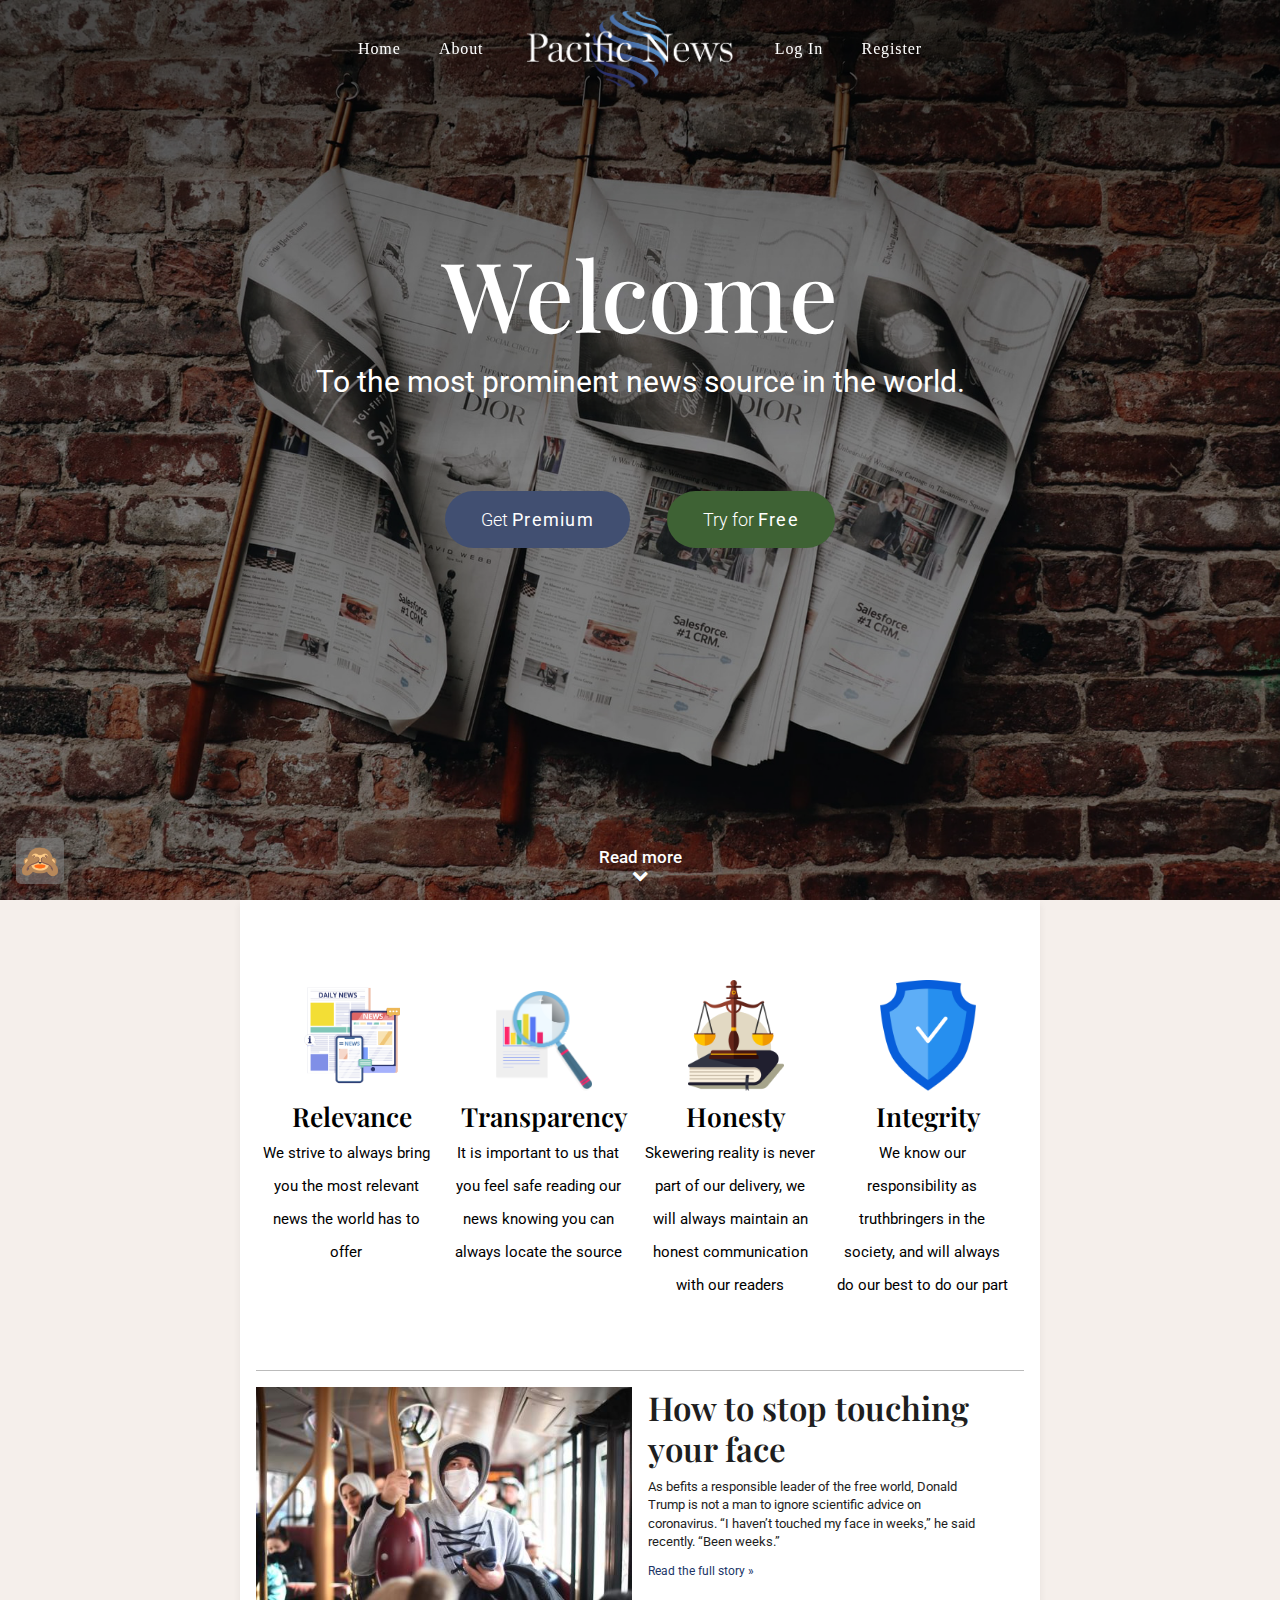
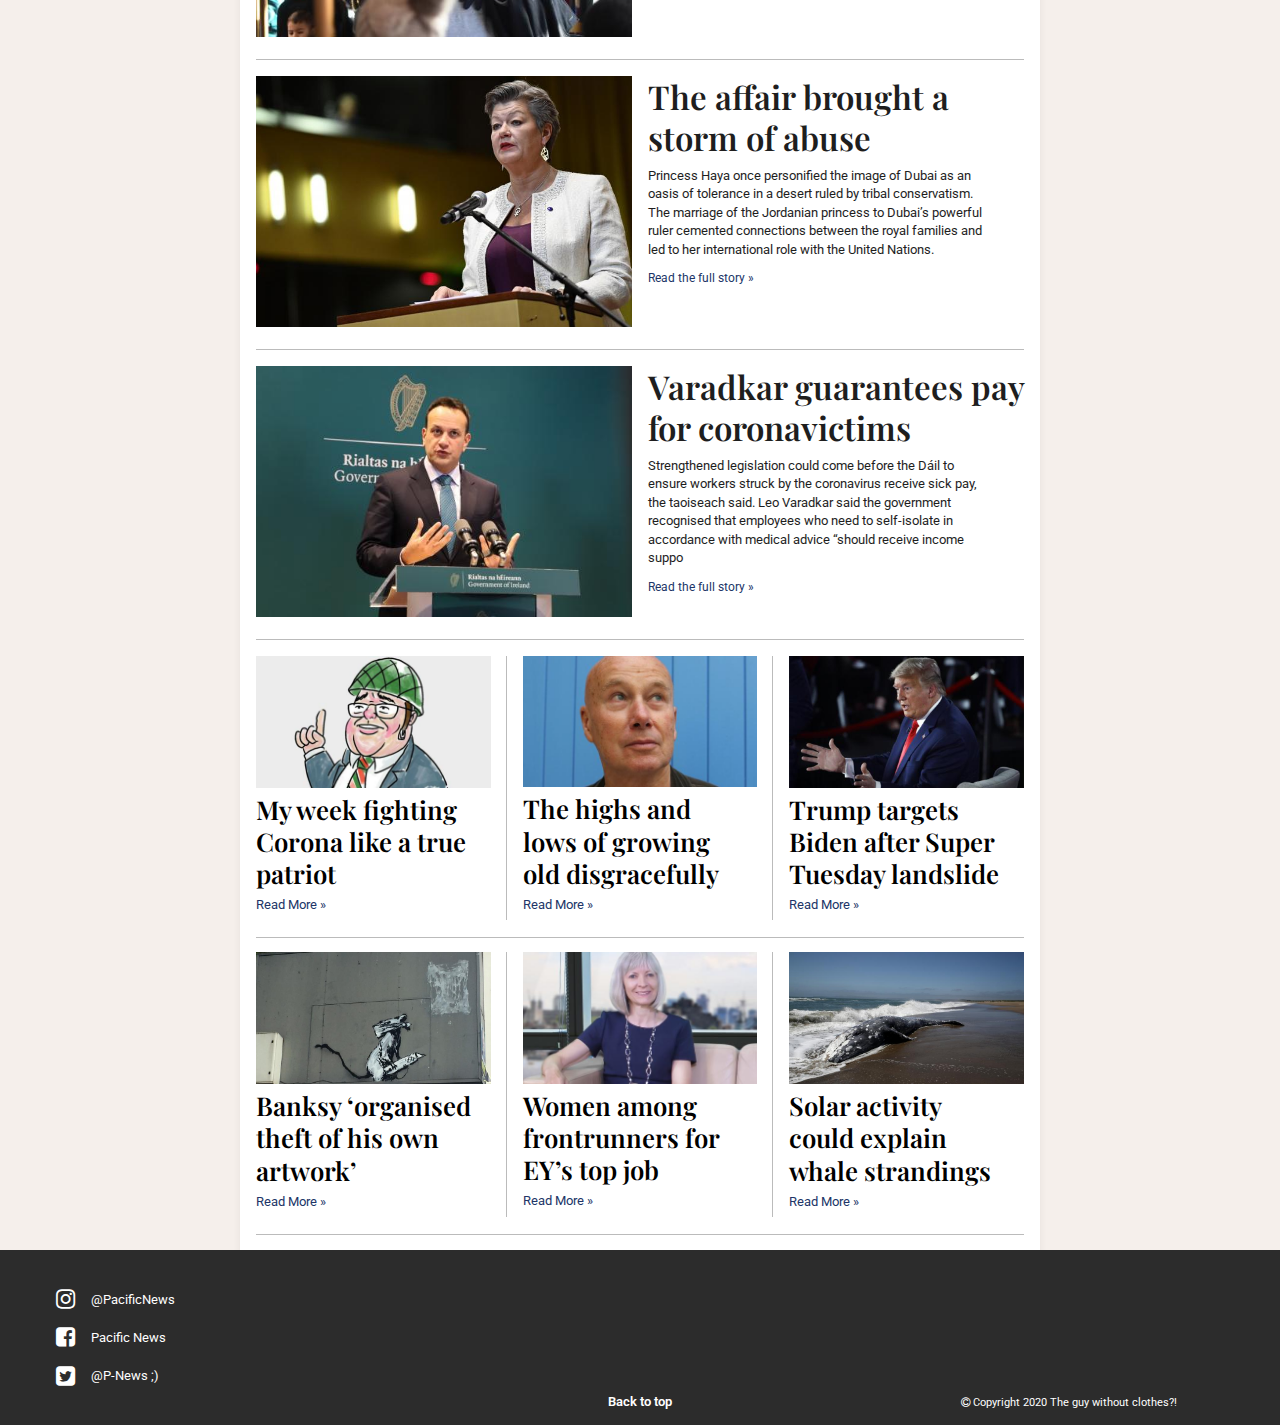
<file: Index.html>
<!DOCTYPE html>
<html lang="en">
<head>
    <meta charset="UTF-8">
    <meta name="viewport" content="width=device-width, initial-scale=1.0">
    <link href="https://fonts.googleapis.com/css?family=Playfair+Display:400,500,600,700|Roboto:300,400,500&display=swap" rel="stylesheet">    <link rel="stylesheet" href="css/app.css">
    <link rel="stylesheet" href="https://maxcdn.bootstrapcdn.com/font-awesome/4.7.0/css/font-awesome.min.css">
    <title>Document</title>
</head>
<body>    

    <div id="templates">

        <div class="featCard" id="content-template1">
            <div class="featImage">
                <img src="images/Featured_Template.jpg" alt="">
            </div>
            <div class="featText">
                <h2>More risky mutations likely in the coming years, warns expert</h2>
                <p> Dangerous virus mutations are likely to become more common with another new coronavirus sweeping the world within years, an expert has warned. Christine Tait-Burkard, a specialist in coronavirus at the Roslin Institute near Edinburgh, said population growth meant people were living closer to animals such as bats and...</p> 
                <a href="">Read the full story »</a>
            </div>
        </div>
        
        <div class="secondCard" id="content-template2">
            <div class="secondImage">
                <img src="images/Second_Template.jpg" alt="">
            </div>
            <div class="secondText" id="secondText">
                <h3>How Rosalie Craig became a star of the West End</h3>
                <a href="">Read More »</a>
            </div>
        </div>

        <p id="paragraph1">Since the advent of personal computing, page layout skills have expanded to electronic media as well as print media. E-books, PDF documents, and static web pages mirror paper documents relatively closely, but computers can also add multimedia animation, and interactivity. Page layout for interactive media overlaps with interface design and user experience design; an interactive "page" is better known as a graphical user interface (GUI).</p>
    </div>

    <div id="buttonpanel">
        <div id="toggleBtn" onclick="toggleButtons()">🙈</div>
        <div id="buttons">
            <div class="container-1">
                <button onclick='copyTemplate("content-template1", "container1")'>
                    Add Primary-article
                </button>
                <button onclick='addText("paragraph1", ".featText p")'>
                    Add text to Primary-article
                </button>
                <button onclick='removeLast("container1")'>
                    Remove last Primary-article
                </button>
            </div>
            <div class="container-2">
                <button onclick='copyTemplate("content-template2", "container2")'>
                    Add Secondary-article
                </button>
                <button onclick='copyTemplate("paragraph1", ".container2")'>
                    Add text to Secondary-article
                </button>
                <button onclick='removeLast("container2")'>
                    Remove last Secondary-article
                </button>
            </div>
        </div>
    </div>

    <div class="heroSection" id="backToTop">
        <header>
            <nav>
                <ul class="menuBigSize" id="bigMenu1">
                    <li>Home</li>
                    <li>About</li>
                </ul>
                <div class="logo">
                    <img src="images/LogotypeShadow.png" alt="">
                </div>
                <ul class="menuBigSize">
                    <li>Log In</li>
                    <li>Register</li>
                </ul>
                <ul class="menuBigSize menuBigSize-scroll">
                    <li>Home</li>
                    <li>About</li>
                    <li>Log In</li>
                    <li>Register</li>
                </ul>
                <div class="hamburger">
                    <i class="fa fa-bars" aria-hidden="true"></i>
                </div>
                <div id="top" class="menuItems DNONE">
                    <ul>
                        <li id="home">Home</li>
                        <li id="about">About</li>
                        <li id="login">Log in</li>
                        <li id="register">Register</li>
                    </ul>
    
                    <ul>
                        <li id="contact"> <span>Got scoop?</span> <a href="#">Contact us!</a></li>
                    </ul>
                </div>
            </nav>
        </header>
        <div class="heroInfo">
            <h1>Welcome</h1> 
            <h2>To the most prominent news source in the world.</h2>
            <div class="action">
                <a href=""><div class="premium">
                    <p>Get <strong>Premium</strong></p>
                </div></a>
                <a href=""><div class="forFree">
                    <p>Try for <strong>Free</strong></p>
                </div></a>
            </div>
        </div>
        <div class="bottomGuide">
            <div class="scrollLink">
                <a href="#wrapper">Read more</a>
            </div>
            <div class="arrowImage">
                <i class="fa fa-chevron-down" aria-hidden="true"></i>
            </div>
        </div>
        <div class="overlay"></div>
    </div>

    <div id="wrapper">
        <div class="infoSection">
            <div class="infoRow">
                <div class="infoCard">
                    <div class="infoGraphic">
                        <img src="images/infographic.png" alt="">
                    </div>
                    <div class="infoText">
                        <h2>Relevance</h2>
                        <p>We strive to always bring you the most relevant news the world has to offer</p>
                    </div>
                </div>
                <div class="infoCard">
                    <div class="infoGraphic">
                        <img src="images/Transparency.png" alt="">
                    </div>
                    <div class="infoText">
                        <h2>Transparency</h2>
                        <p>It is important to us that you feel safe reading our news knowing you can always locate the source</p>
                    </div>
                </div>
            </div>
            <div class="infoRow">
                <div class="infoCard">
                    <div class="infoGraphic">
                        <img src="images/Honesty.png" alt="">
                    </div>
                    <div class="infoText">
                        <h2>Honesty</h2>
                        <p>Skewering reality is never part of our delivery, we will always maintain an honest communication with our readers</p>
                    </div>
                </div>
                <div class="infoCard">
                    <div class="infoGraphic">
                        <img src="images/Integrity.png" alt="">
                    </div>
                    <div class="infoText">
                        <h2>Integrity</h2>
                        <p>We know our responsibility as truthbringers in the society, and will always do our best to do our part</p>
                    </div>
                </div>
            </div>
            </div>
            
        <hr>

        <div class="featured" id="container1">
            <div class="featCard">
                <div class="featImage">
                    <img src="images/Corona.jpg" alt="">
                </div>
                <div class="featText">
                    <h2>How to stop touching your face</h2>
                    <p> As befits a responsible leader of the free world, Donald Trump is not a man to ignore scientific advice on coronavirus. “I haven’t touched my face in weeks,” he said recently. “Been weeks.”</p> 
                    <a href="">Read the full story »</a>
                </div>
            </div>

            <div class="featCard">
                <div class="featImage">
                    <img src="images/TheBroad.jpg" alt="">
                </div>
                <div class="featText">
                    <h2>The affair brought a storm of abuse</h2>
                    <p> Princess Haya once personified the image of Dubai as an oasis of tolerance in a desert ruled by tribal conservatism. The marriage of the Jordanian princess to Dubai’s powerful ruler cemented connections between the royal families and led to her international role with the United Nations.</p> 
                    <a href="">Read the full story »</a>
                </div>
            </div>

            <div class="featCard">
                <div class="featImage">
                    <img src="images/SlavGuy.jpg" alt="">
                </div>
                <div class="featText">
                    <h2>Varadkar guarantees pay for coronavictims</h2>
                    <p> Strengthened legislation could come before the Dáil to ensure workers struck by the coronavirus receive sick pay, the taoiseach said. Leo Varadkar said the government recognised that employees who need to self-isolate in accordance with medical advice “should receive income suppo</p> 
                    <a href="">Read the full story »</a>
                </div>
            </div>

        </div>
        <div class="secondary" id="container2">
            <div class="secondCard">
                <div class="secondImage">
                    <img src="images/Corona_sec.jpg" alt="">
                </div>
                <div class="secondText">
                    <h3>My week fighting Corona like a true patriot</h3>
                    <a href="">Read More »</a>
                </div>
            </div>

            <div class="secondCard" >
                <div class="secondImage">
                    <img src="images/Old.jpg" alt="">
                </div>
                <div class="secondText">
                    <h3>The highs and lows of growing old disgracefully</h3>
                    <a href="">Read More »</a>
                </div>
            </div>

            <div class="secondCard">
                <div class="secondImage">
                    <img src="images/Trump.jpg" alt="">
                </div>
                <div class="secondText">
                    <h3>Trump targets Biden after Super Tuesday landslide</h3>
                    <a href="">Read More »</a>
                </div>
            </div>

            <div class="secondCard">
                <div class="secondImage">
                    <img src="images/Banksy.jpg" alt="">
                </div>
                <div class="secondText">
                    <h3>Banksy ‘organised theft of his own artwork’</h3>
                    <a href="">Read More »</a>
                </div>
            </div>

            <div class="secondCard">
                <div class="secondImage">
                    <img src="images/Women.jpg" alt="">
                </div>
                <div class="secondText">
                    <h3>Women among frontrunners for EY’s top job</h3>
                    <a href="">Read More »</a>
                </div>
            </div>

            <div class="secondCard">
                <div class="secondImage">
                    <img src="images/Whale.jpg" alt="">
                </div>
                <div class="secondText">
                    <h3>Solar activity could explain whale strandings</h3>
                    <a href="">Read More »</a>
                </div>
            </div>
        </div>
    </div>
    <footer>
        <div class="contact">
            <ul>
                <li><i class="fa fa-instagram" aria-hidden="true"></i>@PacificNews</li>
                <li><i class="fa fa-facebook-square" aria-hidden="true"></i>Pacific News</li>
                <li><i class="fa fa-twitter-square" aria-hidden="true"></i>@P-News ;)</li>
            </ul>
        </div>
        <div class="back">
            <a href="#backToTop">Back to top</a>
        </div>
        <div class="copyright">
            <p><i class="fa fa-copyright" aria-hidden="true"></i> Copyright 2020 The guy without clothes?!</p>
        </div>
    </footer>
    <script src="js/app.js"></script>
    <script src="js/projtemplate.js"></script>
</body>
</html>
</file>
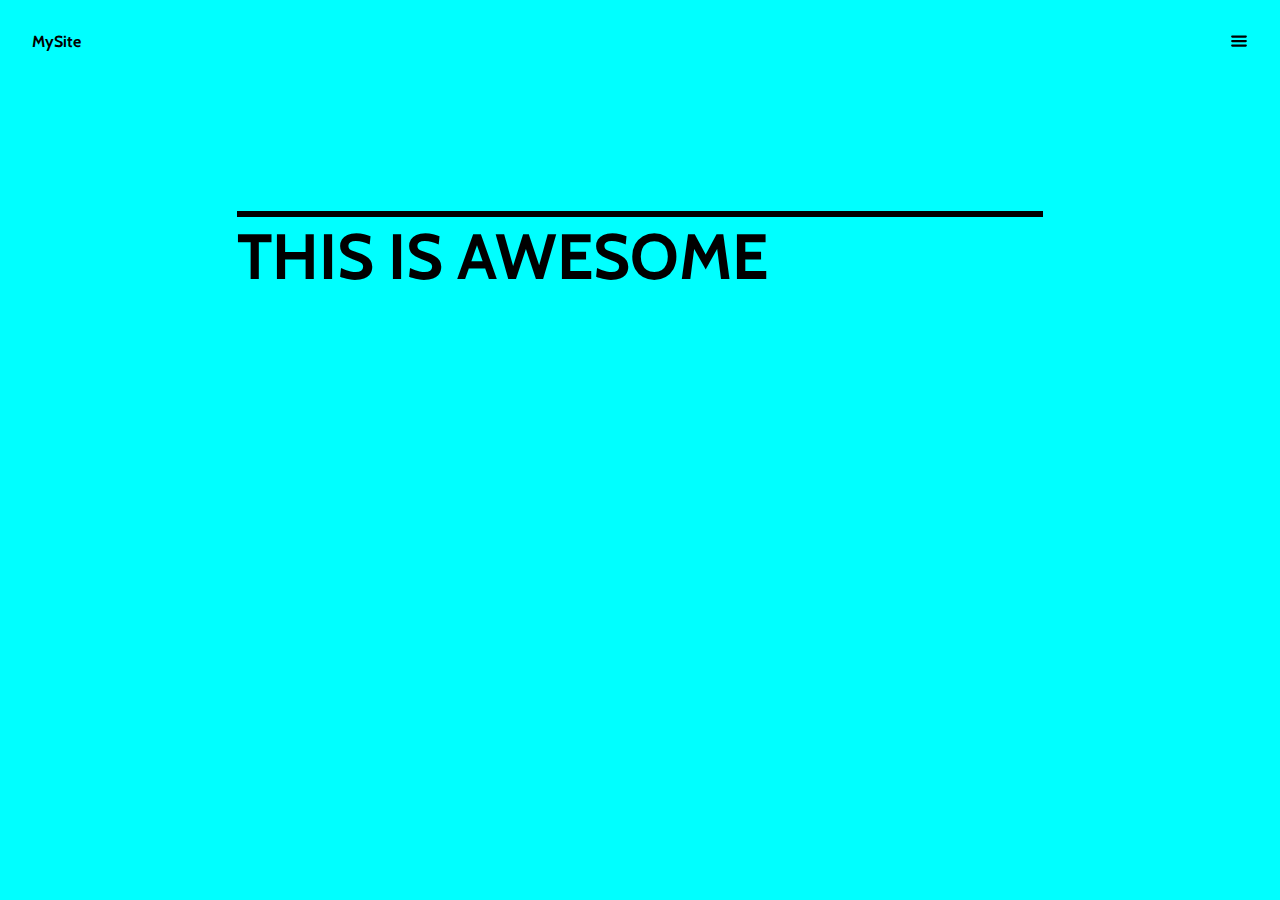
<file: Inspo/Mega_Menu_Overlay-master/index.html>
<!DOCTYPE html>
<html lang="en">
<head>
    <meta charset="UTF-8">
    <meta name="viewport" content="width=device-width, initial-scale=1.0">
    <meta http-equiv="X-UA-Compatible" content="ie=edge">
     <link rel="stylesheet" href="css/style.css">
    <title>Mega Menu with Overlay</title>
</head>
<body>
    
    <nav id="overlay">
        <img src="images/close-button.svg" alt="menu" class="close-button"  id="close-menu">
        <ul>
            <li>
                <a href="#">Home</a>
                <span>Watch out, This is my site</span>
            </li>

            <li>
                <a href="#">About Me</a>
                <span>Watch out, This is my site</span>
            </li>

            <li>
                <a href="#">Services</a>
                <span>Watch out, This is my site</span>
            </li>

            <li>
                <a href="#">Contact</a>
                <span>Watch out, This is my site</span>
            </li>
        </ul>
    </nav>
    <header>
        <a href="#" class="logo">MySite</a>
        <img src="images/burger-menu.svg" alt="menu" class="menu-btn" id="open-menu">
    </header>

    <section>
        <h1>This is Awesome</h1>
    </section>
    <script src="scripts/script.js"></script>

</body>
</html>
</file>
<file: css/app.css>
/* =================== */
/* FLUID TYPE */
/* =================== */

html {
  font-size: 16px;
}
@media screen and (min-width: 320px) {
  html {
    font-size: calc(16px + 6 * ((100vw - 320px) / 680));
  }
}
@media screen and (min-width: 1000px) {
  html {
    font-size: 22px;
  }
}

/* =================== */
/* MONKEY BUTTONS */
/* =================== */

#templates { display: none; }

#buttonpanel {
  position: fixed;
  display: flex;
  align-items: start;
  bottom: 16px;
  left: 16px;
  min-width: 16px;
  min-height: 16px;
  padding: 3px;
  background: rgba(127,127,127,0.6);
  border-radius: 5px;
  z-index: 200;
}

#toggleBtn {
  font-size: 32px;
  margin: 1px;
  align-self: flex-end;
}

#buttons {
  display: none;
}

.container-1 button, .container-2 button{
  display: block;
  margin: 8px 16px;
}


/* =================== */
/* GENERAL RULES */
/* =================== */

html {
    box-sizing: border-box;
    scroll-behavior: smooth;
  }
  *, *:before, *:after {
    box-sizing: inherit;
  }


body  {
    margin: 0;
    font-family: 'Roboto', sans-serif;
    background-color: #F5EFEB;
}

h1, h2, h3, h4, h5 {
  font-family: 'Playfair Display', serif;
  font-weight: 600;
  line-height: 1.25em;
  margin: 0;
}

#wrapper {
  padding: 16px 16px 1px 16px;
  background-color: white;
  margin-top: 0;
  box-shadow: 0px 5px 7px 1px rgba(0,0,0,0.05);
}

@media screen and (min-device-width: 721px) and (max-device-width: 1140px) { 
  #wrapper {
    display: flex;
    flex-wrap: wrap;
    padding: 16px;
  }
}

@media screen and (min-device-width: 1141px) { 
  #wrapper {
    width: 62.5%;
    margin: 0 auto;
  }
}


/* =================== */
/* MENU BAR */
/* =================== */

header {
    position: sticky;
    width: 100vw;
    max-width: 100%;
    top: 0;
    display: flex;
    justify-content: space-between;
    align-items: center;
    z-index: 100;
    flex-wrap: wrap;
}

.logo, .hamburger, .hamburger i {
  color: white;
  top: 16px;
  right: 16px;
}

.logo {
  height: 32px;
  display: hidden;
}

.heroInfo button {
  background-color: green;
  color: white;
  border: none;
  
}

.logo img {
  height: 100%;
}

.hamburger i {
  font-size: 40px;
}

nav {
  padding: 8px 16px;
  display: flex;
  align-items: center;
  width: 100%;
  top: 0;
  justify-content: space-between;
  /* background-color: rgba(44, 44, 44, 0.6); */
  z-index: -1;
}

nav .hamburger {
    font-size: .8em;
}

nav ul {
    font-size: 1.5em;
    padding: 16px 0px 0px 0px; 
    list-style-type: none;
    font-family: Georgia, 'Times New Roman', Times, serif;
    letter-spacing: .05em;
}

#top ul li {
    text-align: right;
    margin: 16px 16px 16px 16px;
    opacity: 0;
    transform: translateY(-1rem);
    transition: all 1000ms;
}

.menuItems {
  transform: translateX(100%);
  background-color: rgb(69, 69, 69);
  position: fixed;
  overflow: hidden;
  top: 0;
  right: 0;
  bottom: 0;
  left: 0;
  transition: all 600ms ease-out;
  z-index: -1;
  display: flex;
  flex-direction: column;
  justify-content: space-between;
  padding: 1em 1em 32px 1em;
  opacity: 0;
  color: white;
  height: 100vh;
}

#contact {
  font-size: 0.5em;
  text-align: right;
  color: white;
}

#contact a {
  text-decoration: underline;
  color: rgb(92, 147, 196);
  font-size: 1em;
}

#contact span{
  color: rgb(199, 199, 199);
}

.menuBigSize {
  display: none;
}

@media screen and (min-device-width: 1141px) { 
  nav .hamburger {
    display: none;
  }

  nav {
    justify-content: center;
    padding: 8px;
  }

  .logo {
    height: 9vh;
    padding: 0px 1em;
    display: flex;
    justify-content: space-evenly;
  }

  .menuBigSize {
    display: flex;
    color: white;
    justify-content: space-evenly;
    font-size: .8em;
    padding: 0;
  }

  .menuBigSize-scroll {
    display: none;
  }

  .menuBigSize li {
    padding: 0 1.5vw;
    font-size: 16px;
  }

  .nav-open .logo {
    height: 5vh;
    justify-content: space-between;
  }

  .nav-open .menuBigSize {
    font-size: 0.9em;
  }

  nav.nav-open {
    justify-content: space-between;
  }

  .nav-open .menuBigSize {
    display: none;
  }

  .nav-open .menuBigSize-scroll {
    display: flex;
  }
}

/* =================== */
/* HERO SECTION */
/* =================== */

.heroSection {
    width: 100vw;
    max-width: 100%;
    height: 100vh;
    background-image: url("../images/Background_gradient.png");
    background-size: cover; 
    background-position: center;
    background-repeat: no-repeat;
    margin-bottom: 0px;
    position: relative;
}

.heroInfo {
  text-align: center;
  margin: 15vh 5vw 0 5vw;
  padding-bottom: 64px;
  font-size: 0.8em;
}

.heroSection h1 {
  font-size: 4em;
  font-weight: 500;
  color: white;
}

.heroSection h2 {
  font-size: 1.25em;
  color: white;
  font-family: roboto;
  padding-top: 10px;
  font-weight: 400;
  text-shadow: 0px 5px 7px 1px rgba(0,0,0,0.05);
}

.action {
  margin: auto;
  padding-top: 10vh;
  display: flex;
  justify-content: center;
  color: white;
}

.premium {
  background-color: rgb(65, 79, 113);
  margin-right: 2em;
}

.forFree {
  background-color: rgb(62, 98, 52);
}

.premium, .forFree {
  font-weight: 300;
  font-size: 0.6em;
  padding: 1em 2em;
  border-radius: 2em;
}

strong {
  letter-spacing: .07em;
}

.premium p, .forFree p {
  margin: 0;
}

.bottomGuide {
    position: absolute;
    font-size: .5em;
    bottom: 16px;
    right: 0;
    left: 0;
    text-align: center;
    margin-top: 16px;
    /* display: none; */
}

.heroSection a {
  color: white;
  text-decoration: none;
  font-weight: 500;
  font-size: 1.5em;
}

.heroSection i {
  font-size: 1.5em;
  color: white;
}

@media screen and (min-device-width: 721px) and (max-device-width: 1140px) {
  .heroInfo {
    font-size: .9em;
  }

  .premium, .forFree {
    font-weight: 300;
    font-size: 0.6em;
    padding: 1em 2em;
    border-radius: 64px;
  } 
  
}

@media screen and (min-device-width: 1141px) {
  .heroInfo {
    font-size: 1.1em;
  }
  
  .premium, .forFree {
    font-weight: 300;
    font-size: 0.5em;
    padding: 1em 2em;
    border-radius: 2em;
  } 
  
}

/* =================== */
/* INFO SECTION */
/* =================== */

.infoSection {
  display: flex;
  flex-direction: column;
  justify-content: space-evenly;
  position: relative;
  height: 100vh;
}

.infoRow {
  display: flex;
  width: 100%;
  align-items: baseline;
}

.infoCard {
  display: flex;
  flex-direction: column;
  align-items: center;
  width: 50%;
  max-width: 50%;
  text-align: center;
  line-height: 1.5em;
}

.infoText {
    width: 100%;
}

.infoText p {
  font-size: 0.7em;
  margin: .25em;
  width: 90%;
}

.infoText h2 {
  font-size: 1.2em;
}

.infoGraphic {
  width: 20vmin;
}

.infoGraphic img {
  width: 70%;
}

hr {
  width: 100%;
  padding: 0px 16px;
  margin: 0px auto 16px auto;
  border: none;
  height: 1px;
  background-color: rgba(187, 187, 187, 1);
}

@media screen and (min-device-width: 721px) and (max-device-width: 1140px) { 
  .infoSection {
    width: 83%;
    margin: 0 auto;
  }
}

@media screen and (min-device-width: 1141px) { 
  .infoSection {
    width: 100%;
    flex-direction: row;
    margin: 64px 0;
    height: auto;
  }

  .infoRow {
    width: 50%;
    align-items: baseline;
  }

  .infoCard {
    width: 50%;
  }

  .infoGraphic {
    width: 10vw;
  }

  .infoGraphic img {
    width: 75%;
  }

  .infoText {
    width: 100%;
  }
}

/* =================== */
/* NEWS SECTION */
/* =================== */

.featCard {
    width: 100%;
    z-index: 1;
    position: relative;
    margin-bottom: 34px;
}


.featImage img{
  width: 100%;
}

.featText {
  position: absolute;
  display: flex;
  flex-direction: column;
  padding: 8px;
  bottom: 0;
  left: 0;
  color: white;
  font-size: 1em;
  width: 100%;
}

.featText a {
    padding: 8px;
    text-decoration: none;
    color: white;
    align-self: flex-start;
    font-size: 0.5em;
    font-weight: 400;
}

.featText p {
  display: none;
}

@media screen and (max-device-width: 720px) {
  .featCard:after {
    content: "";
    position: absolute;
    right: 0;
    left: 0;
    bottom: -17px;
    height: 1px;
    background-color: rgba(187, 187, 187, 1);
  }

  .featText {
    padding: 4em 8px .5em 8px;
    background: rgb(0,0,0);
    background: linear-gradient(180deg, rgba(0,0,0,0) 0%, rgba(0,0,0,0.25) 25%, rgba(0,0,0,0.8) 75%, rgba(0,0,0,0.9) 100%);
  }

  .featText h2 {
    margin-bottom: .5em;
    font-weight: 500;
  }

  .featText a {
    font-size: .65em;
  }
}

@media screen and (min-device-width: 721px) and (max-device-width: 1140px) { 
    .featured {
      width: Calc(2*(100%/3));
      padding: 0px 16px 0px 0px;
      position: relative;
      margin-bottom: 16px;
      padding-bottom: 16px;
    }
    
    .featured:after {
      content: "";
      position: absolute;
      right: -1px;
      top: 0;
      bottom: 0;
      width: 1px;
      background-color: rgba(187, 187, 187, 1);
    }

    .featCard:last-of-type {
      margin-bottom: 0;
    }

    .featText {
      position: relative;
      background-color: white;
      color: black;
      padding: 0px 8px 0px 8px;
    }

    .featText p {
      display: block;
      margin: 0;
      font-size: .6em;
      color: rgb(30, 30, 30);
      width: 90%;
    }

    .featText h2 {
      margin: 0 0 .25em 0;
    }

    .featText:after {
      content: "";
      position: absolute;
      right: 0;
      bottom: -18px;
      right: 0;
      left: 0;
      height: 1px;
      background-color: rgba(187, 187, 187, 1);
    }

    .featText a {
      padding: 16px 0 8px 0;
      text-decoration: none;
      color: black;
      font-size: 0.5em;
      color: rgb(32, 53, 103);
      align-self: flex-start;
    }
}

@media screen and (min-device-width: 1141px) {  
  
  .featured {
    margin-bottom: 16px;
  }
  
  .featText:after {
    content: "";
    position: absolute;
    right: 0;
    bottom: -18px;
    right: 0;
    left: 0;
    height: 1px;
    background-color: rgba(187, 187, 187, 1);
  }
  
  .featCard {
    display: flex;
    flex-direction: row;
    justify-content: space-between;
  }
  .featImage {
    width: 49%;
    background-size: cover;
    background-position: right;
    background-repeat: no-repeat;
    overflow: hidden;
  }

  .featImage img {
    width: 100%;
  }
  .featText p {
    display: block;
    font-size: .6em;
    line-height: 1.4em;
    width: 90%;
    margin: 0;
  }
  .featText {
    background-color: transparent;
    width: 49%;
    position: static;
    color: rgb(30, 30, 30);
    display: flex;
    flex-direction: column;
    padding: 0px 0px 0px 0px;
  }
  .featText a {
    color: black;
    font-size: 0.55em;
    align-self: flex-start;
    padding: 0;
    margin-top: 1em;
    color: rgb(32, 53, 103)
  }
  .featText h2 {
    margin: 0 0 .25em 0;
    font-size: 1.5em;
  }
}
/* =================== */
/* Secondary section */
/* =================== */

.secondary {
  display: flex;
  flex-wrap: wrap;
  justify-content: space-between;
}

.secondary p {
  display: none;
}

.secondCard {
  width: Calc(50% - 16px);  
  display: flex;
  margin-bottom: 32px;
  font-size: 1em;
  position: relative;
  flex-direction: column;
}

.secondCard .secondImage {
  width: 100%;
}

.secondCard .secondImage img{
  width: 100%;  
}

.secondCard .secondText {
  display: flex;
  flex-direction: column;
  justify-content: space-between;
  width: 100%;
  /* font-size: 1.4em; */
}

.secondText p {
  color: rgb(39, 39, 39);
}

.secondText a {
  padding: 8px 0;
  text-decoration: none;
  color: rgb(32, 53, 103);
  font-size: 0.6em;
}

.secondText a:hover {
  color: lightgrey;
}

@media screen and (max-device-width: 720px) {

  .secondCard:first-of-type:after {
    content: "";
    position: absolute;
    bottom: -18px;
    right: 0;
    left: 0;
    width: Calc(200% + 32px);
    height: 1px;
    background-color: rgba(187, 187, 187, 1);
  }

  .secondCard:before {
    content: "";
    position: absolute;
    right: -16px;
    top: 0;
    bottom: 0;
    width: 1px;
    background-color: rgba(187, 187, 187, 1);
  }

  .secondCard:nth-of-type(2n + 2):before {
    display: none;
  }

  .secondCard:nth-of-type(2n + 1):after {
    content: "";
    position: absolute;
    bottom: -18px;
    right: 0;
    left: 0;
    width: Calc(200% + 32px);
    height: 1px;
    background-color: rgba(187, 187, 187, 1);
  }

  .secondText h3 {
    font-size: 0.9em;
  }

  .secondCard {
    margin-bottom: 34px;
  }
}

@media screen and (min-device-width: 721px) and (max-device-width: 1140px) { 
    .secondary {
      width: Calc(100%/3);
      padding-left: 16px;
      position: relative;
      display: flex;
      flex-direction: column;
      justify-content: flex-start;
    }

    .secondCard {
      position: relative;
      margin-bottom: 34px;
      width: 100%;
    }

    .secondCard:after {
      content: "";
      position: absolute;
      bottom: -18px;
      right: 0;
      left: 0;
      height: 1px;
      background-color: rgba(187, 187, 187, 1);
    }
}

@media screen and (min-device-width: 1141px) {

    .secondary {
      display: flex;
      flex-wrap: wrap;
      position: relative;
      justify-content: flex-start;
      width: Calc(32px + 100%);
      margin: 0 -16px;
    }

    .secondCard {
      width: Calc(100%/3);
      padding: 0 16px;
    }

    .secondText h3:nth-of-type(3n+1), .secondText h3:nth-of-type(3n+3) {
      padding-right: 16px;
    }

    .secondCard:hover {
      transform: scale(1.01);
      transition: all 200ms;
    }

    .secondCard:first-of-type:after {
      content: "";
      position: absolute;
      bottom: -18px;
      right: 16px;
      left: 16px;
      width: Calc(300% - 32px);
      height: 1px;
      background-color: rgba(187, 187, 187, 1);
    }

    .secondCard:before {
        content: "";
        position: absolute;
        right: 0px;
        top: 0;
        bottom: 0;
        width: 1px;
        background-color: rgba(187, 187, 187, 1);
      }

      .secondCard:nth-of-type(3n + 3):before {
        display: none;
      }

      .secondCard:nth-of-type(3n + 1):after {
        content: "";
        position: absolute;
        bottom: -18px;
        right: 16px;
        left: 16px;
        width: Calc(300% - 32px);
        height: 1px;
        background-color: rgba(187, 187, 187, 1);
      }
}
/* =================== */
/* Footer */
/* =================== */

footer {
  display: flex;
  justify-content: space-between;
  align-items: flex-end;
  background-color: rgb(44, 44, 44);
  padding: 16px 0px 16px 0px;
}

footer .contact {
  width: 33%;
  display: flex;
  align-items: center;
}

footer .contact ul i {
  color: white; 
  font-size: 1.7em;
  padding: 0px 16px 0px 16px;
}

footer .contact ul li {
  color: white; 
  font-size: 0.6em;
  display: flex;
  align-items: center;
  margin: 0px 0px 16px 0px;
}

footer .contact ul li:last-of-type {
  margin: 0;
}

.back a {
  text-decoration: none;
  color: white;
  font-weight: 600;
  font-size: 0.6em;
}

footer .back {
  width: 33%;
  display: flex;
  justify-content: center;
}

footer .copyright {
  display: flex;
  width: 33%;
  justify-content: center;
} 

footer .copyright p {
  color: white;
  font-size: 0.5em;
  margin: 0;
}

@media screen and (max-width: 720px) {
  .contact ul {
    padding: 0;
    margin: 0;
  }
}

/* =================== */
/* JS Classes/IDS */
/* =================== */

.menuItems-open {
  display: flex;
  transform: translateX(0);
}

.nav-fixed {
  opacity: 0;
  position: fixed;
  transform: translateY(-100%);
}

.nav-animation {
  transition: all 800ms ease-out;
}

.nav-open {
  transform: translateY(0);
  opacity: 1;
}

.opacity-full {
  opacity: 1;
}

.opacity-none {
  opacity: 0;
}

.DNONE {
  display: none;
}
</file>
<file: Inspo/Mega_Menu_Overlay-master/css/style.css>
@import url("https://fonts.googleapis.com/css?family=Cabin");
body, html {
  font-family: 'Cabin', sans-serif;
  background-color: aqua;
  margin: 0;
}

body a, html a {
  text-decoration: none;
}

header {
  padding: 2em;
}

header .logo {
  color: black;
  font-weight: bold;
}

header .menu-btn {
  width: 18px;
  float: right;
  cursor: pointer;
}

section {
  padding: 4em;
}

section h1 {
  font-size: 4em;
  margin: 1em auto;
  width: 70%;
  text-transform: uppercase;
}

section h1::before {
  content: '';
  border-top: 6px solid black;
  display: block;
}

nav {
  position: absolute;
  background: black;
  padding: 2em;
  width: calc(100% - 4em);
  height: calc(100vh - 4em);
  display: none;
  -webkit-transform: scaleX(0);
          transform: scaleX(0);
  -webkit-transform-origin: right;
          transform-origin: right;
}

nav .close-button {
  width: 18px;
  float: right;
  cursor: pointer;
  opacity: 0;
}

nav ul {
  list-style-type: none;
  margin: 10% auto 0 auto;
  padding: 0;
  display: -ms-grid;
  display: grid;
  -ms-grid-columns: (auto)[4];
      grid-template-columns: repeat(4, auto);
  width: 80%;
}

nav ul a {
  color: white;
  font-weight: bold;
  font-size: 1.4em;
}

nav ul span {
  color: gray;
  display: block;
  font-size: .75em;
  margin-top: 20px;
}

nav ul li {
  opacity: 0;
}

.show-menu {
  display: block;
  -webkit-animation: slide-menu 1s ease-in forwards;
          animation: slide-menu 1s ease-in forwards;
}

.show-menu .close-button {
  -webkit-animation: show-x 1s 1s forwards;
          animation: show-x 1s 1s forwards;
}

.show-menu li:nth-of-type(1) {
  -webkit-animation: menu-item-anim .6s forwards 1s ease-in-out;
          animation: menu-item-anim .6s forwards 1s ease-in-out;
}

.show-menu li:nth-of-type(2) {
  -webkit-animation: menu-item-anim .6s forwards 1.2s ease-in-out;
          animation: menu-item-anim .6s forwards 1.2s ease-in-out;
}

.show-menu li:nth-of-type(3) {
  -webkit-animation: menu-item-anim .6s forwards 1.6s ease-in-out;
          animation: menu-item-anim .6s forwards 1.6s ease-in-out;
}

.show-menu li:nth-of-type(4) {
  -webkit-animation: menu-item-anim .6s forwards 1.8s ease-in-out;
          animation: menu-item-anim .6s forwards 1.8s ease-in-out;
}

@-webkit-keyframes slide-menu {
  from {
    -webkit-transform: scaleX(0);
            transform: scaleX(0);
  }
  to {
    -webkit-transform: scaleX(1);
            transform: scaleX(1);
  }
}

@keyframes slide-menu {
  from {
    -webkit-transform: scaleX(0);
            transform: scaleX(0);
  }
  to {
    -webkit-transform: scaleX(1);
            transform: scaleX(1);
  }
}

@-webkit-keyframes show-x {
  from {
    opacity: 0;
  }
  to {
    opacity: 1;
  }
}

@keyframes show-x {
  from {
    opacity: 0;
  }
  to {
    opacity: 1;
  }
}

@-webkit-keyframes menu-item-anim {
  from {
    -webkit-transform: translateY(70%);
            transform: translateY(70%);
    opacity: 0;
  }
  to {
    -webkit-transform: translateY(0);
            transform: translateY(0);
    opacity: 1;
  }
}

@keyframes menu-item-anim {
  from {
    -webkit-transform: translateY(70%);
            transform: translateY(70%);
    opacity: 0;
  }
  to {
    -webkit-transform: translateY(0);
            transform: translateY(0);
    opacity: 1;
  }
}
/*# sourceMappingURL=style.css.map */
</file>
